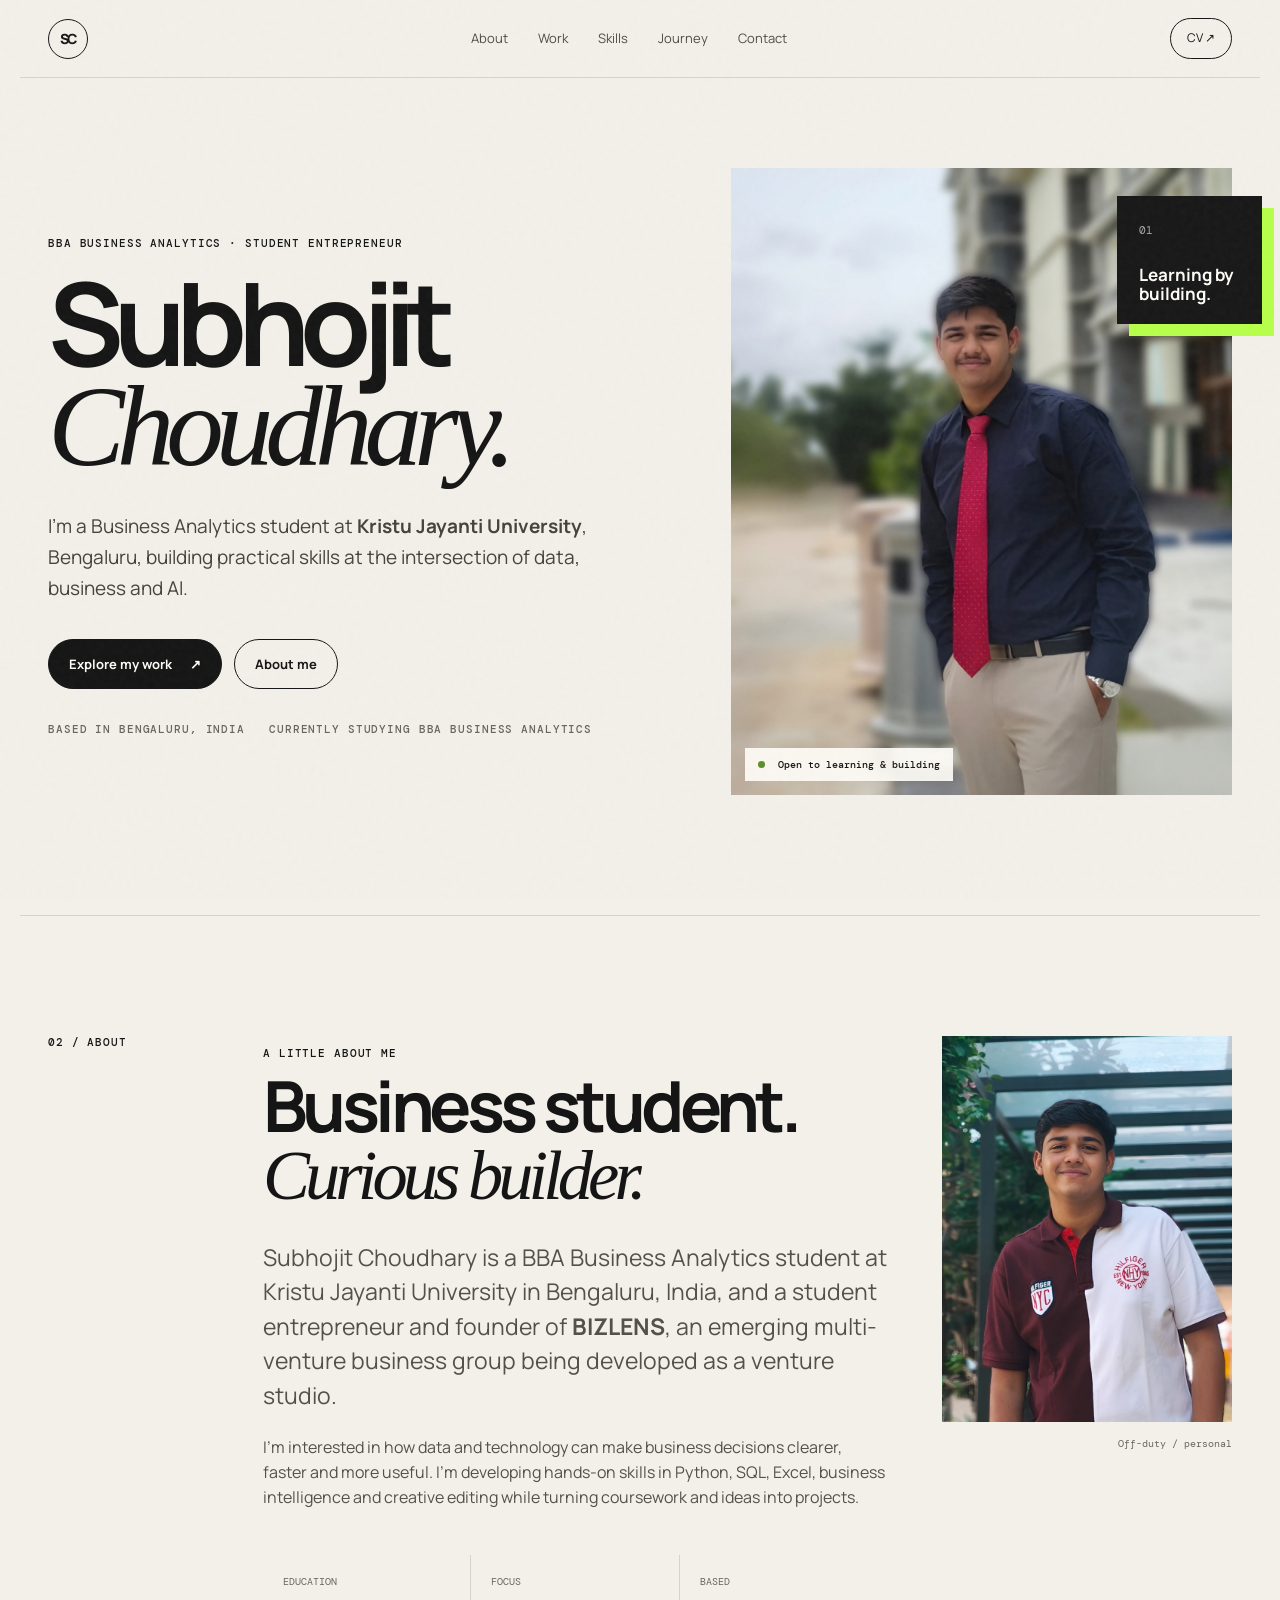
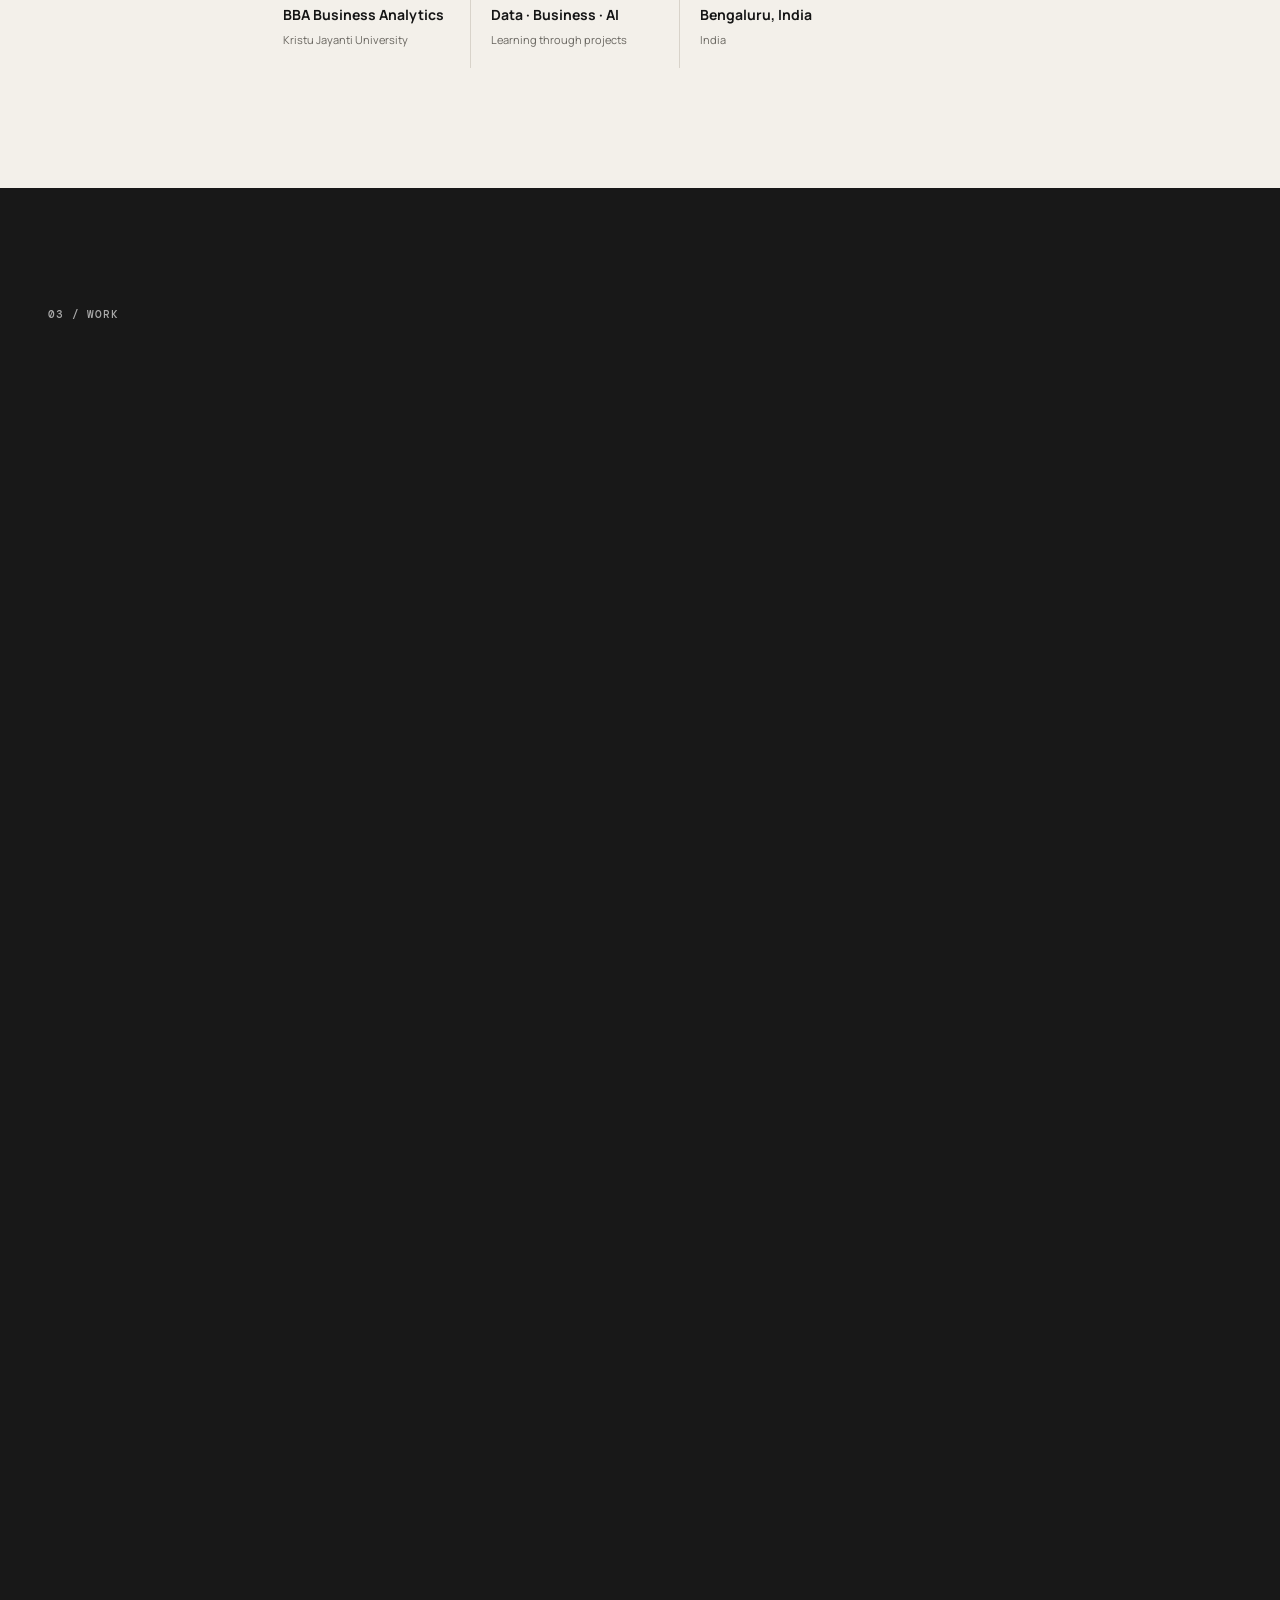
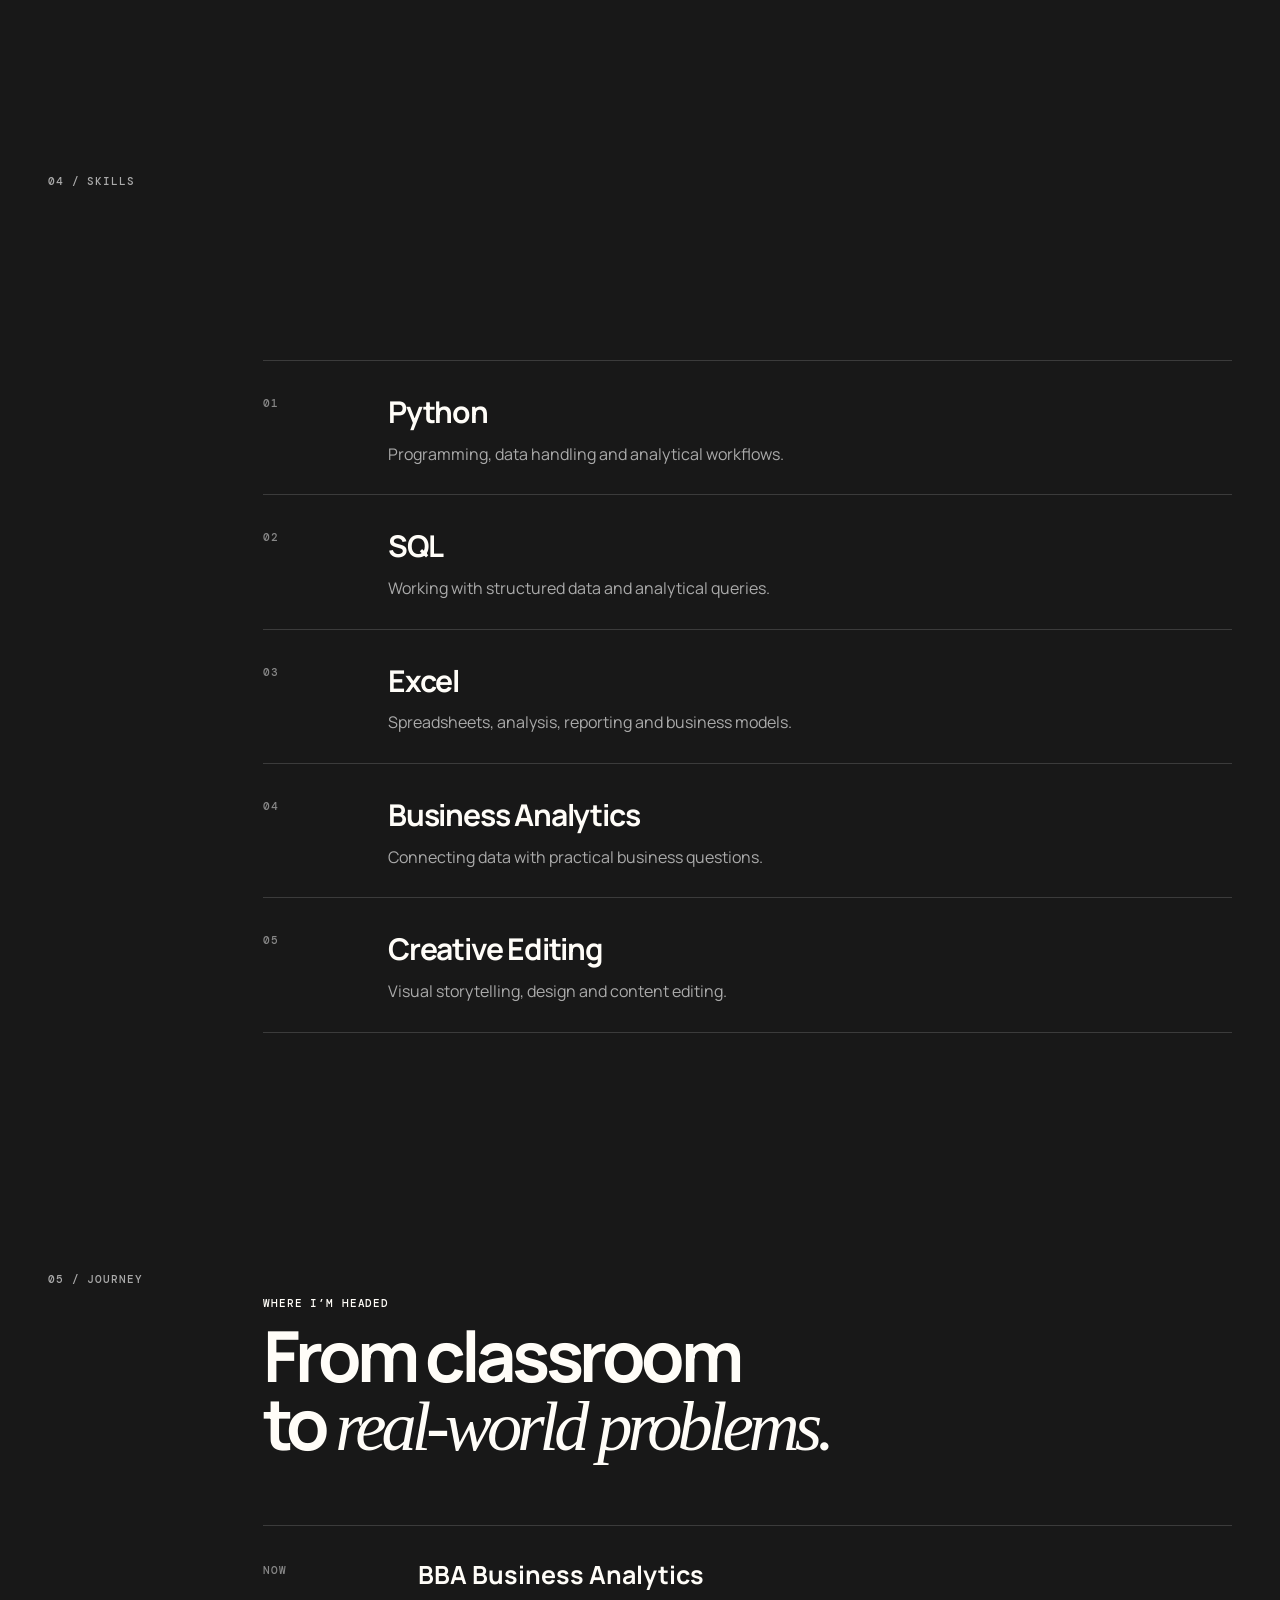
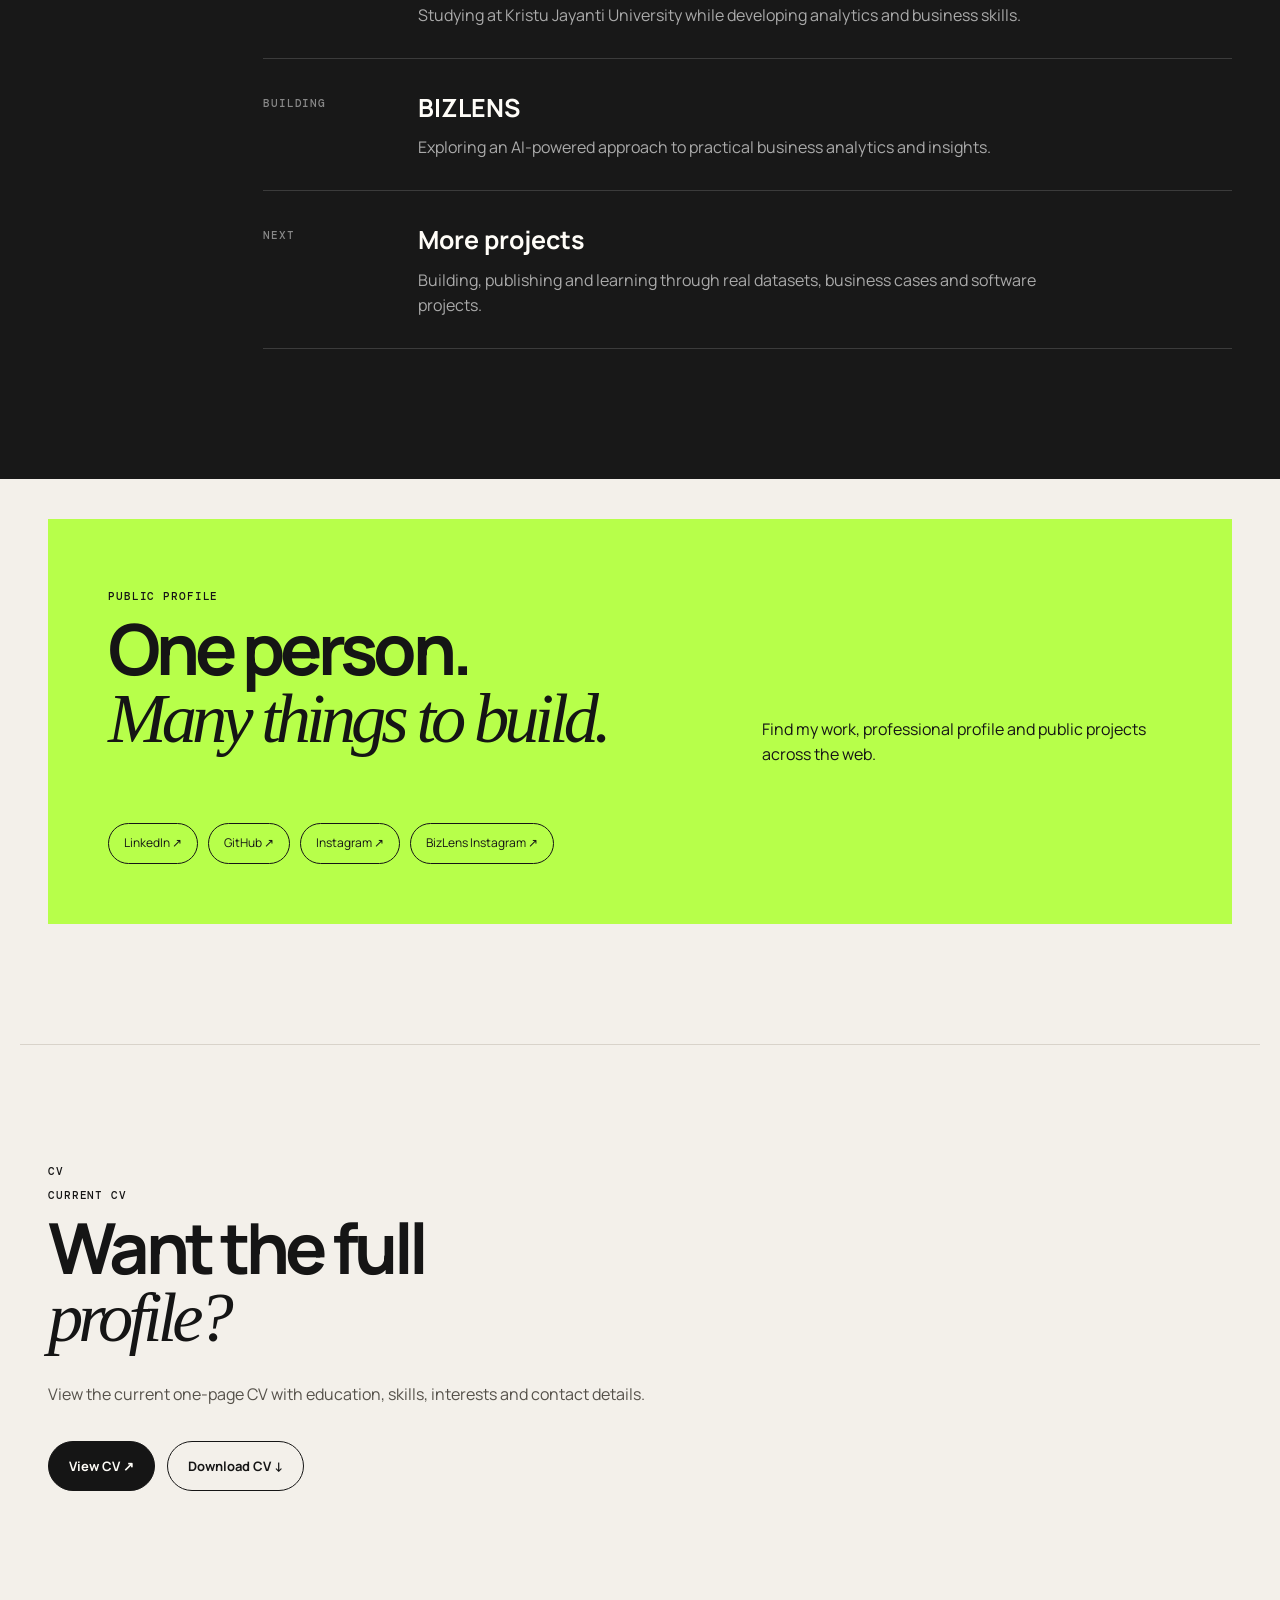
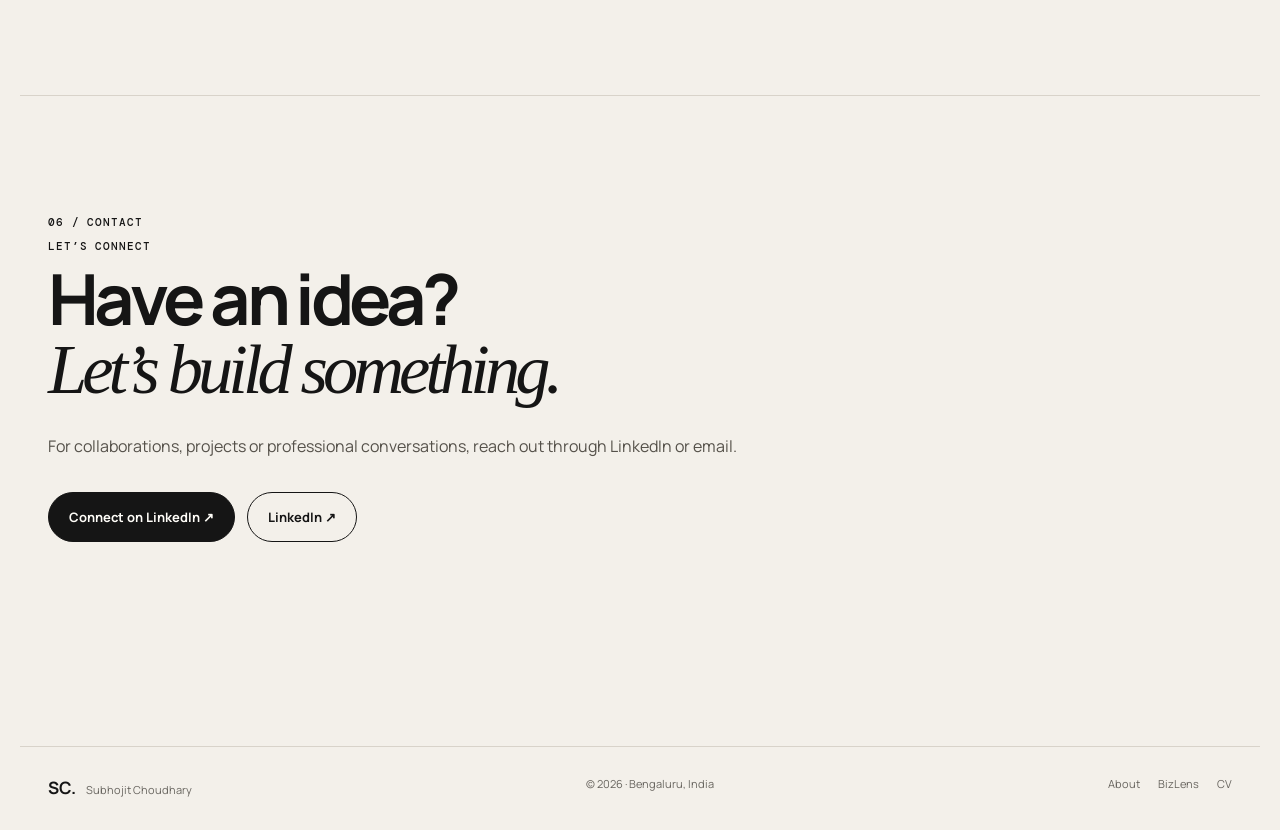
<file: index.html>
<!DOCTYPE html>
<html lang="en">
<head>
  <meta charset="UTF-8">
  <meta name="viewport" content="width=device-width, initial-scale=1.0">
  <title>Subhojit Choudhary — BBA Business Analytics Student & Founder of BIZLENS</title>
  <meta name="description" content="Official website of Subhojit Choudhary, a BBA Business Analytics student at Kristu Jayanti University and founder of BIZLENS, an emerging multi-venture business group based in Bengaluru, India.">
  <meta name="author" content="Subhojit Choudhary">
  <meta name="robots" content="index, follow, max-image-preview:large">
  <link rel="canonical" href="https://subhojitt-biz.github.io/">
  <meta property="og:type" content="profile">
  <meta property="og:title" content="Subhojit Choudhary — Business Analytics Student & Founder of BIZLENS">
  <meta property="og:description" content="BBA Business Analytics student and founder of BIZLENS, an emerging multi-venture business group based in Bengaluru, India.">
  <meta property="og:url" content="https://subhojitt-biz.github.io/">
  <meta property="og:image" content="https://subhojitt-biz.github.io/formall.jpeg">
  <meta name="twitter:card" content="summary_large_image">
  <meta name="twitter:title" content="Subhojit Choudhary">
  <meta name="twitter:description" content="BBA Business Analytics student, student entrepreneur and founder of BizLens.">
  <meta name="twitter:image" content="https://subhojitt-biz.github.io/formall.jpeg">
  <link rel="icon" href="formall.jpeg">
  <link rel="stylesheet" href="style.css">

  <script type="application/ld+json">
  {
    "@context":"https://schema.org",
    "@type":"ProfilePage",
    "@id":"https://subhojitt-biz.github.io/#profile",
    "url":"https://subhojitt-biz.github.io/",
    "dateModified":"2026-11-01",
    "name":"Subhojit Choudhary — BBA Business Analytics Student & Founder",
    "description":"Official profile of Subhojit Choudhary, a BBA Business Analytics student at Kristu Jayanti University, student entrepreneur and founder of BizLens in Bengaluru, India.",
    "mainEntity":{
      "@type":"Person",
      "@id":"https://subhojitt-biz.github.io/#subhojit-choudhary",
      "name":"Subhojit Choudhary",
      "url":"https://subhojitt-biz.github.io/",
      "image":[
        "https://subhojitt-biz.github.io/formall.jpeg",
        "https://subhojitt-biz.github.io/casuall.png"
      ],
      "description":"BBA Business Analytics student and founder of BIZLENS, an emerging multi-venture business group based in Bengaluru, India.",
      "jobTitle":"Student & Founder of BIZLENS",
      "homeLocation":{"@type":"Place","name":"Bengaluru, India"},
      "alumniOf":{"@type":"CollegeOrUniversity","name":"Kristu Jayanti University"},
      "knowsAbout":["Business Analytics","Data Analytics","Artificial Intelligence","Business Intelligence","Python","SQL","Microsoft Excel"],
      "sameAs":[
        "https://www.linkedin.com/in/subhojit-choudhary-4b16a2439/",
        "https://github.com/Subhojitt-biz",
        "https://www.instagram.com/_subhojit12_/"
      ],
      "worksFor":{"@type":"Organization","name":"BIZLENS","url":"https://bizlensv1.github.io/bizlens/"}
    }
  }
  </script>
</head>
<body>
  <div class="noise"></div>
  <header class="nav">
    <a class="brand" href="index.html" aria-label="Subhojit Choudhary home"><span>SC</span></a>
    <nav>
      <a href="#about">About</a>
      <a href="#work">Work</a>
      <a href="#skills">Skills</a>
      <a href="#journey">Journey</a>
      <a href="#contact">Contact</a>
    </nav>
    <a class="nav-cta" href="Subhojit-Choudhary-CV.pdf" target="_blank" rel="noopener">CV ↗</a>
  </header>

  <main>
    <section class="hero section">
      <div class="hero-copy reveal">
        <p class="eyebrow">BBA BUSINESS ANALYTICS · STUDENT ENTREPRENEUR</p>
        <h1>Subhojit<br><em>Choudhary.</em></h1>
        <p class="hero-lede">
          I’m a Business Analytics student at <strong>Kristu Jayanti University</strong>,
          Bengaluru, building practical skills at the intersection of data, business and AI.
        </p>
        <div class="hero-actions">
          <a class="button primary" href="#work">Explore my work <span>↗</span></a>
          <a class="button ghost" href="about.html">About me</a>
        </div>
        <div class="meta-row">
          <span>Based in Bengaluru, India</span>
          <span>Currently studying BBA Business Analytics</span>
        </div>
      </div>

      <div class="hero-visual reveal delay-1">
        <div class="portrait-frame">
          <img src="formall.jpeg" alt="Subhojit Choudhary in formal attire">
          <div class="portrait-tag"><span class="dot"></span> Open to learning & building</div>
        </div>
        <div class="floating-card">
          <span>01</span>
          <strong>Learning by<br>building.</strong>
        </div>
      </div>
    </section>

    <section id="about" class="section split">
      <div class="section-label">02 / ABOUT</div>
      <div class="content reveal">
        <p class="kicker">A little about me</p>
        <h2>Business student.<br><em>Curious builder.</em></h2>
        <p class="large-copy">
          Subhojit Choudhary is a BBA Business Analytics student at Kristu Jayanti University
          in Bengaluru, India, and a student entrepreneur and founder of <strong>BIZLENS</strong>,
          an emerging multi-venture business group being developed as a venture studio.
        </p>
        <p>
          I’m interested in how data and technology can make business decisions clearer,
          faster and more useful. I’m developing hands-on skills in Python, SQL, Excel,
          business intelligence and creative editing while turning coursework and ideas into projects.
        </p>
        <div class="fact-grid">
          <div><span>Education</span><strong>BBA Business Analytics</strong><small>Kristu Jayanti University</small></div>
          <div><span>Focus</span><strong>Data · Business · AI</strong><small>Learning through projects</small></div>
          <div><span>Based</span><strong>Bengaluru, India</strong><small>India</small></div>
        </div>
      </div>
      <div class="about-photo reveal delay-1">
        <img src="casuall.png" alt="Subhojit Choudhary casual portrait">
        <span>Off-duty / personal</span>
      </div>
    </section>

    <section id="work" class="section work-section">
      <div class="section-label">03 / WORK</div>
      <div class="content">
        <div class="section-heading reveal">
          <p class="kicker">Selected work</p>
          <h2>Learning by <em>building.</em></h2>
          <p>Projects are where I turn coursework, curiosity and experimentation into something tangible.</p>
        </div>

        <article class="project featured reveal">
          <div class="project-number">01</div>
          <div class="project-media"><img src="BizLens-logo.jpeg" alt="BizLens logo"></div>
          <div class="project-info">
            <p class="kicker">Venture studio</p>
            <h3>BIZLENS</h3>
            <p class="project-subtitle">Multi-Venture Business Group</p>
            <p>
              BIZLENS is an emerging multi-venture business group being built as a venture studio. Its purpose is to identify opportunities, develop ideas and create, own and grow businesses across different industries.
            </p>
            <div class="tags"><span>Venture Development</span><span>Business Creation</span><span>Brand Building</span><span>Growth</span></div>
            <a class="text-link" href="https://bizlensv1.github.io/bizlens/" target="_blank" rel="noopener">Explore BIZLENS ↗</a>
          </div>
        </article>

        <article class="project reveal">
          <div class="project-number">02</div>
          <div class="project-placeholder"><span>PYTHON</span><span>SQL</span><span>EXCEL</span></div>
          <div class="project-info">
            <p class="kicker">Analytics portfolio</p>
            <h3>Analytics Projects</h3>
            <p class="project-subtitle">Python · SQL · Excel</p>
            <p>
              A growing collection of analysis, dashboards, data-cleaning exercises and
              business problem-solving projects as I continue learning.
            </p>
            <a class="text-link" href="https://github.com/Subhojitt-biz" target="_blank" rel="noopener">View GitHub ↗</a>
          </div>
        </article>
      </div>
    </section>

    <section id="skills" class="section skills-section">
      <div class="section-label">04 / SKILLS</div>
      <div class="content">
        <div class="section-heading reveal">
          <p class="kicker">What I’m learning</p>
          <h2>Tools for <em>thinking & making.</em></h2>
        </div>
        <div class="skills-list">
          <div class="skill reveal"><span>01</span><div><h3>Python</h3><p>Programming, data handling and analytical workflows.</p></div></div>
          <div class="skill reveal"><span>02</span><div><h3>SQL</h3><p>Working with structured data and analytical queries.</p></div></div>
          <div class="skill reveal"><span>03</span><div><h3>Excel</h3><p>Spreadsheets, analysis, reporting and business models.</p></div></div>
          <div class="skill reveal"><span>04</span><div><h3>Business Analytics</h3><p>Connecting data with practical business questions.</p></div></div>
          <div class="skill reveal"><span>05</span><div><h3>Creative Editing</h3><p>Visual storytelling, design and content editing.</p></div></div>
        </div>
      </div>
    </section>

    <section id="journey" class="section journey-section">
      <div class="section-label">05 / JOURNEY</div>
      <div class="content">
        <div class="section-heading reveal">
          <p class="kicker">Where I’m headed</p>
          <h2>From classroom<br>to <em>real-world problems.</em></h2>
        </div>
        <div class="timeline">
          <div class="timeline-item reveal"><span>NOW</span><div><h3>BBA Business Analytics</h3><p>Studying at Kristu Jayanti University while developing analytics and business skills.</p></div></div>
          <div class="timeline-item reveal"><span>BUILDING</span><div><h3>BIZLENS</h3><p>Exploring an AI-powered approach to practical business analytics and insights.</p></div></div>
          <div class="timeline-item reveal"><span>NEXT</span><div><h3>More projects</h3><p>Building, publishing and learning through real datasets, business cases and software projects.</p></div></div>
        </div>
      </div>
    </section>

    <section class="section profile-section">
      <div class="profile-card reveal">
        <div>
          <p class="kicker">Public profile</p>
          <h2>One person.<br><em>Many things to build.</em></h2>
        </div>
        <p>
          Find my work, professional profile and public projects across the web.
        </p>
        <div class="profile-links">
          <a href="https://www.linkedin.com/in/subhojit-choudhary-4b16a2439/" target="_blank" rel="noopener">LinkedIn ↗</a>
          <a href="https://github.com/Subhojitt-biz" target="_blank" rel="noopener">GitHub ↗</a>
          <a href="https://www.instagram.com/_subhojit12_/" target="_blank" rel="noopener">Instagram ↗</a>
          <a href="https://www.instagram.com/bizlens.official/" target="_blank" rel="noopener">BizLens Instagram ↗</a>
        </div>
      </div>
    </section>

    <section class="section contact-section">
<div class="section-label">CV</div>
<div class="content contact-content reveal">
<p class="kicker">Current CV</p>
<h2>Want the full<br><em>profile?</em></h2>
<p>View the current one-page CV with education, skills, interests and contact details.</p>
<div class="hero-actions"><a class="button primary" href="Subhojit-Choudhary-CV.pdf" target="_blank" rel="noopener">View CV ↗</a><a class="button ghost" href="Subhojit-Choudhary-CV.pdf" download>Download CV ↓</a></div>
</div>
</section>

<section id="contact" class="section contact-section">
      <div class="section-label">06 / CONTACT</div>
      <div class="content contact-content reveal">
        <p class="kicker">Let’s connect</p>
        <h2>Have an idea?<br><em>Let’s build something.</em></h2>
        <p>For collaborations, projects or professional conversations, reach out through LinkedIn or email.</p>
        <div class="hero-actions">
          <a class="button primary" href="https://www.linkedin.com/in/subhojit-choudhary-4b16a2439/" target="_blank" rel="noopener">Connect on LinkedIn ↗</a>
          <a class="button ghost" href="https://www.linkedin.com/in/subhojit-choudhary-4b16a2439/" target="_blank" rel="noopener">LinkedIn ↗</a>
        </div>
        
      </div>
    </section>
  </main>

  <footer class="footer">
    <div><strong>SC.</strong><span>Subhojit Choudhary</span></div>
    <span>© <span id="year"></span> · Bengaluru, India</span>
    <div class="footer-links"><a href="about.html">About</a><a href="https://bizlensv1.github.io/bizlens/" target="_blank" rel="noopener">BizLens</a><a href="Subhojit-Choudhary-CV.pdf">CV</a></div>
  </footer>

  <script src="script.js"></script>
</body>
</html>
</file>
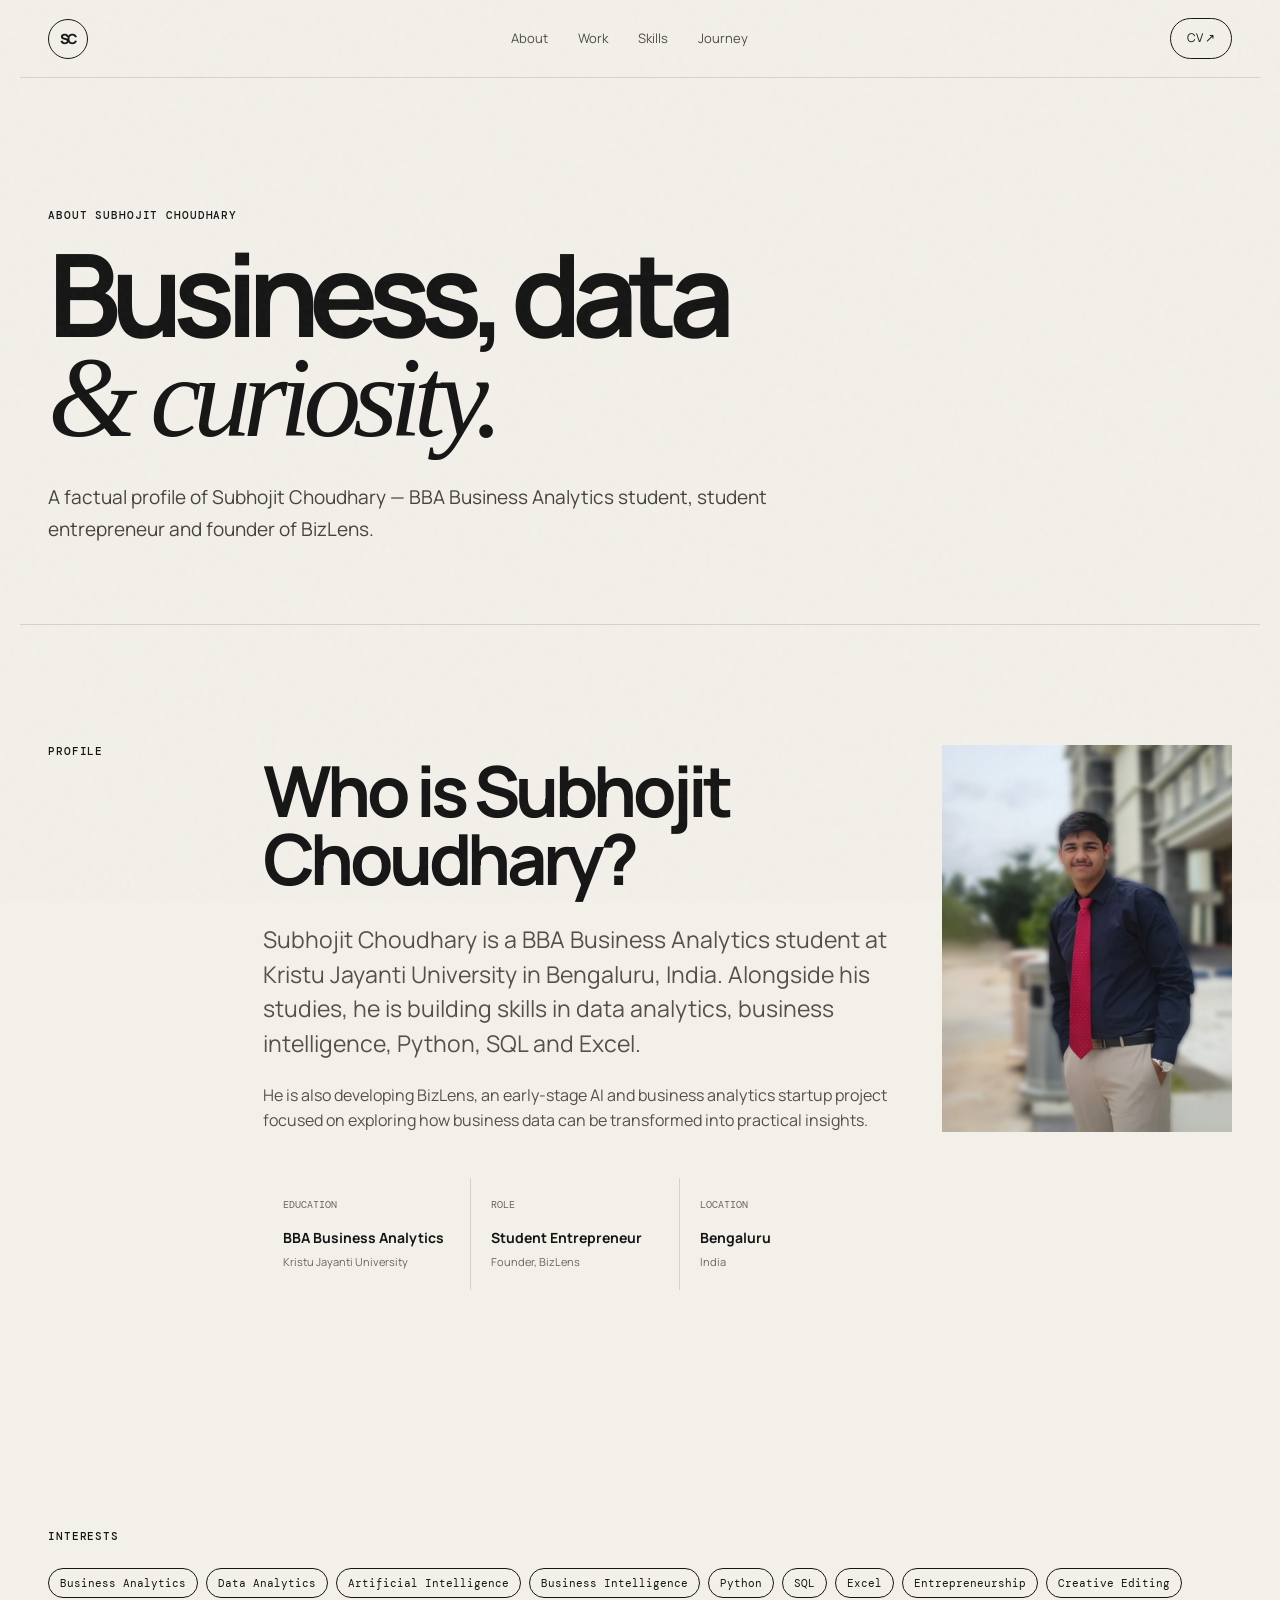
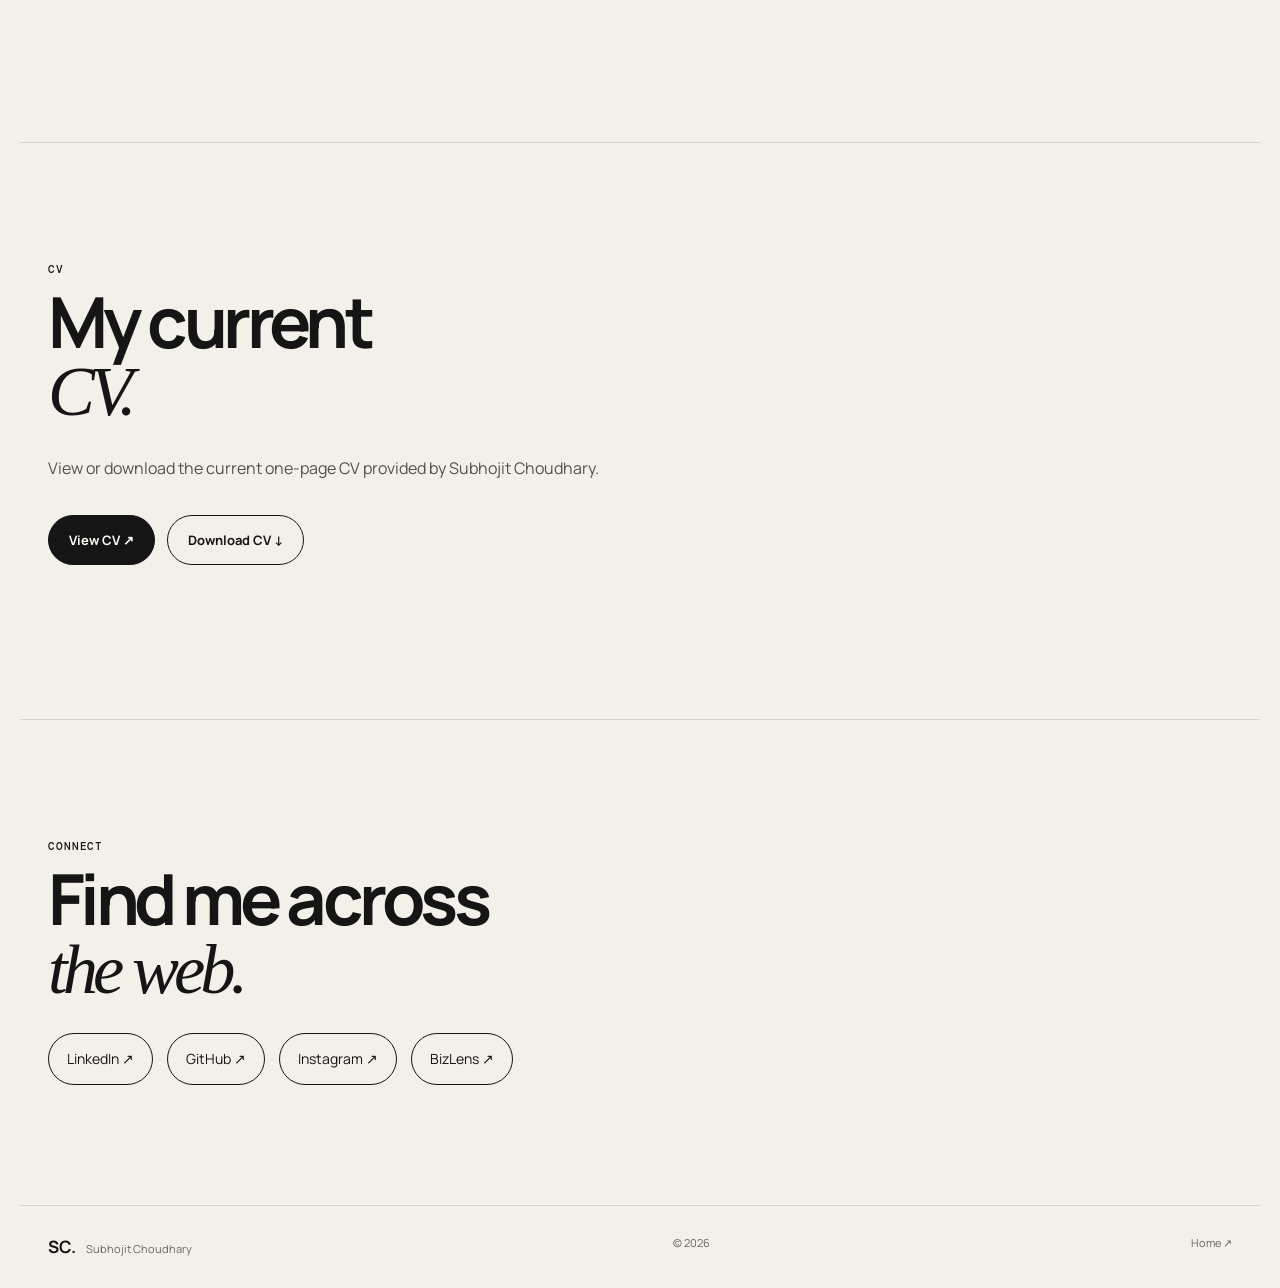
<file: about.html>
<!DOCTYPE html>
<html lang="en">
<head>
<meta charset="UTF-8">
<meta name="viewport" content="width=device-width, initial-scale=1.0">
<title>About Subhojit Choudhary — BBA Business Analytics Student</title>
<meta name="description" content="About Subhojit Choudhary, a BBA Business Analytics student at Kristu Jayanti University, student entrepreneur and founder of BizLens in Bengaluru, India.">
<link rel="canonical" href="https://subhojitt-biz.github.io/about.html">
<meta name="robots" content="index, follow, max-image-preview:large">
<link rel="stylesheet" href="style.css">
<script type="application/ld+json">
{
 "@context":"https://schema.org",
 "@type":"ProfilePage",
 "url":"https://subhojitt-biz.github.io/about.html",
 "dateModified":"2026-09-24",
 "name":"About Subhojit Choudhary",
 "mainEntity":{
   "@type":"Person",
   "@id":"https://subhojitt-biz.github.io/#subhojit-choudhary",
   "name":"Subhojit Choudhary",
   "image":["https://subhojitt-biz.github.io/formall.jpeg","https://subhojitt-biz.github.io/casuall.png"],
   "description":"BBA Business Analytics student, student entrepreneur and founder of BizLens based in Bengaluru, India.",
   "jobTitle":"Student Entrepreneur & Founder of BizLens",
   "alumniOf":{"@type":"CollegeOrUniversity","name":"Kristu Jayanti University"},
   "sameAs":[
     "https://www.linkedin.com/in/subhojit-choudhary-4b16a2439/",
     "https://github.com/Subhojitt-biz",
     "https://www.instagram.com/_subhojit12_/"
   ]
 }
}
</script>
</head>
<body>
<div class="noise"></div>
<header class="nav">
<a class="brand" href="index.html"><span>SC</span></a>
<nav><a href="index.html#about">About</a><a href="index.html#work">Work</a><a href="index.html#skills">Skills</a><a href="index.html#journey">Journey</a></nav>
<a class="nav-cta" href="Subhojit-Choudhary-CV.pdf">CV ↗</a>
</header>
<main>
<section class="inner-hero section">
<p class="eyebrow">ABOUT SUBHOJIT CHOUDHARY</p>
<h1>Business, data<br><em>& curiosity.</em></h1>
<p class="hero-lede">A factual profile of Subhojit Choudhary — BBA Business Analytics student, student entrepreneur and founder of BizLens.</p>
</section>
<section class="section split">
<div class="section-label">PROFILE</div>
<div class="content">
<h2>Who is Subhojit Choudhary?</h2>
<p class="large-copy">Subhojit Choudhary is a BBA Business Analytics student at Kristu Jayanti University in Bengaluru, India. Alongside his studies, he is building skills in data analytics, business intelligence, Python, SQL and Excel.</p>
<p>He is also developing BizLens, an early-stage AI and business analytics startup project focused on exploring how business data can be transformed into practical insights.</p>
<div class="fact-grid">
<div><span>Education</span><strong>BBA Business Analytics</strong><small>Kristu Jayanti University</small></div>
<div><span>Role</span><strong>Student Entrepreneur</strong><small>Founder, BizLens</small></div>
<div><span>Location</span><strong>Bengaluru</strong><small>India</small></div>
</div>
</div>
<div class="about-photo"><img src="formall.jpeg" alt="Subhojit Choudhary"></div>
</section>
<section class="section">
<div class="section-label">INTERESTS</div>
<div class="content">
<div class="tag-cloud"><span>Business Analytics</span><span>Data Analytics</span><span>Artificial Intelligence</span><span>Business Intelligence</span><span>Python</span><span>SQL</span><span>Excel</span><span>Entrepreneurship</span><span>Creative Editing</span></div>
</div>
</section>
<section class="section contact-section">
<div class="section-label">CV</div>
<div class="content">
<h2>My current<br><em>CV.</em></h2>
<p>View or download the current one-page CV provided by Subhojit Choudhary.</p>
<div class="hero-actions"><a class="button primary" href="Subhojit-Choudhary-CV.pdf" target="_blank" rel="noopener">View CV ↗</a><a class="button ghost" href="Subhojit-Choudhary-CV.pdf" download>Download CV ↓</a></div>
</div>
</section>
<section class="section contact-section">
<div class="section-label">CONNECT</div>
<div class="content">
<h2>Find me across<br><em>the web.</em></h2>
<div class="profile-links big-links">
<a href="https://www.linkedin.com/in/subhojit-choudhary-4b16a2439/" target="_blank" rel="noopener">LinkedIn ↗</a>
<a href="https://github.com/Subhojitt-biz" target="_blank" rel="noopener">GitHub ↗</a>
<a href="https://www.instagram.com/_subhojit12_/" target="_blank" rel="noopener">Instagram ↗</a>
<a href="bizlens.html">BizLens ↗</a>
</div>
</div>
</section>
</main>
<footer class="footer"><div><strong>SC.</strong><span>Subhojit Choudhary</span></div><span>© <span id="year"></span></span><a href="index.html">Home ↗</a></footer>
<script src="script.js"></script>
</body>
</html>
</file>
<file: style.css>
@import url('https://fonts.googleapis.com/css2?family=DM+Mono:wght@400;500&family=Manrope:wght@400;500;600;700;800&display=swap');

:root{
  --bg:#f3f0ea;--ink:#151515;--muted:#68655f;--line:#d8d3ca;
  --accent:#b7ff4a;--dark:#181818;--white:#fffdf8;--max:1240px;
}
*{box-sizing:border-box}html{scroll-behavior:smooth}body{margin:0;background:var(--bg);color:var(--ink);font-family:Manrope,Arial,sans-serif;line-height:1.55}.noise{position:fixed;inset:0;pointer-events:none;opacity:.035;z-index:20;background-image:url("data:image/svg+xml,%3Csvg viewBox='0 0 180 180' xmlns='http://www.w3.org/2000/svg'%3E%3Cfilter id='n'%3E%3CfeTurbulence type='fractalNoise' baseFrequency='.9' numOctaves='3' stitchTiles='stitch'/%3E%3C/filter%3E%3Crect width='100%25' height='100%25' filter='url(%23n)'/%3E%3C/svg%3E")}
a{color:inherit;text-decoration:none}.nav{height:78px;display:flex;align-items:center;justify-content:space-between;max-width:var(--max);margin:auto;padding:0 28px;border-bottom:1px solid var(--line);position:relative;z-index:10}.brand{font-weight:800;font-size:22px;letter-spacing:-.08em}.brand span{display:inline-flex;width:40px;height:40px;border:1px solid var(--ink);align-items:center;justify-content:center;border-radius:50%;font-size:14px;letter-spacing:-.08em}.nav nav{display:flex;gap:30px;font-size:13px;color:#4e4c47}.nav nav a:hover,.footer a:hover{color:#000;text-decoration:underline;text-underline-offset:4px}.nav-cta{border:1px solid var(--ink);padding:10px 16px;border-radius:100px;font-size:12px}.section{max-width:var(--max);margin:auto;padding:120px 28px}.hero{min-height:calc(100vh - 78px);display:grid;grid-template-columns:1.1fr .9fr;gap:70px;align-items:center;padding-top:90px}.eyebrow,.kicker,.section-label,.project-number,.meta-row,.skill>span,.timeline-item>span{font:500 11px/1.2 "DM Mono",monospace;letter-spacing:.08em;text-transform:uppercase}.hero h1,.inner-hero h1{font-size:clamp(64px,9vw,132px);line-height:.86;letter-spacing:-.085em;margin:22px 0 35px;font-weight:700}.hero h1 em,.inner-hero h1 em,h2 em{font-family:Georgia,serif;font-weight:400;letter-spacing:-.07em}.hero-lede{font-size:19px;line-height:1.65;max-width:660px;color:#45423d}.hero-actions{display:flex;gap:12px;margin:34px 0}.button{display:inline-flex;align-items:center;gap:18px;padding:14px 20px;border-radius:100px;border:1px solid var(--ink);font-size:13px;font-weight:700}.button.primary{background:var(--ink);color:var(--white)}.button.primary:hover{transform:translateY(-2px)}.button.ghost{background:transparent}.meta-row{display:flex;gap:24px;color:var(--muted);flex-wrap:wrap}.hero-visual{position:relative;max-width:520px;justify-self:end}.portrait-frame{aspect-ratio:4/5;background:#ddd8cf;position:relative;overflow:hidden}.portrait-frame img,.about-photo img{width:100%;height:100%;object-fit:cover;display:block}.portrait-tag{position:absolute;left:14px;bottom:14px;background:rgba(255,253,248,.92);padding:10px 13px;font:500 10px "DM Mono",monospace}.dot{display:inline-block;width:7px;height:7px;background:#5c8f2b;border-radius:50%;margin-right:7px}.floating-card{position:absolute;right:-30px;top:28px;background:var(--dark);color:var(--white);padding:20px 22px;width:145px;box-shadow:12px 12px 0 var(--accent)}.floating-card span{font:11px "DM Mono";color:#aaa}.floating-card strong{display:block;margin-top:24px;font-size:17px;line-height:1.15}.split{display:grid;grid-template-columns:160px minmax(0,1fr) 290px;gap:55px;border-top:1px solid var(--line)}.content{min-width:0}.content h2,.section-heading h2,.contact-content h2,.profile-card h2{font-size:clamp(45px,5.5vw,78px);line-height:.96;letter-spacing:-.065em;margin:12px 0 30px}.large-copy{font-size:23px;line-height:1.5;max-width:780px}.content>p:not(.kicker){max-width:760px;color:#55514a}.fact-grid{display:grid;grid-template-columns:repeat(3,1fr);gap:1px;background:var(--line);margin-top:45px}.fact-grid>div{background:var(--bg);padding:20px}.fact-grid span{display:block;font:10px "DM Mono";text-transform:uppercase;color:var(--muted);margin-bottom:16px}.fact-grid strong{display:block;font-size:14px}.fact-grid small{display:block;margin-top:5px;color:var(--muted);font-size:11px}.about-photo{aspect-ratio:3/4;position:relative}.about-photo span{position:absolute;bottom:-28px;right:0;font:10px "DM Mono";color:var(--muted)}.work-section,.skills-section,.journey-section{background:var(--dark);color:var(--white);max-width:none;padding-left:max(28px,calc((100vw - var(--max))/2 + 28px));padding-right:max(28px,calc((100vw - var(--max))/2 + 28px))}.work-section .section-label,.skills-section .section-label,.journey-section .section-label{color:#aaa}.work-section .content,.skills-section .content,.journey-section .content{max-width:var(--max);margin-left:215px}.section-heading{max-width:780px;margin-bottom:65px}.section-heading p:last-child{color:#aaa;max-width:560px}.project{display:grid;grid-template-columns:50px 1fr 1fr;gap:35px;padding:55px 0;border-top:1px solid #3b3b3b}.project-media{background:#242424;min-height:330px;display:flex;align-items:center;justify-content:center;overflow:hidden}.project-media img{width:72%;max-height:75%;object-fit:contain}.project-number{color:#888}.project-info h3{font-size:50px;letter-spacing:-.06em;margin:6px 0}.project-subtitle{font:12px "DM Mono";text-transform:uppercase;color:#aaa}.project-info>p:not(.kicker):not(.project-subtitle){color:#aaa;max-width:500px}.tags,.tag-cloud{display:flex;flex-wrap:wrap;gap:8px;margin:24px 0}.tags span,.tag-cloud span{border:1px solid #444;border-radius:100px;padding:7px 11px;font:10px "DM Mono";color:#ccc}.text-link{display:inline-block;margin-top:15px;border-bottom:1px solid #777;padding-bottom:5px;font-size:13px}.project-placeholder{min-height:330px;background:linear-gradient(135deg,#232323,#101010);display:flex;align-items:center;justify-content:center;gap:12px;flex-wrap:wrap;padding:30px}.project-placeholder span{font:12px "DM Mono";border:1px solid #444;padding:12px;color:#aaa}.skills-list{border-top:1px solid #3b3b3b}.skill{display:grid;grid-template-columns:100px 1fr;gap:25px;padding:28px 0;border-bottom:1px solid #3b3b3b}.skill>span{color:#888;padding-top:8px}.skill h3{font-size:30px;letter-spacing:-.04em;margin:0 0 6px}.skill p{margin:0;color:#aaa}.journey-section{padding-bottom:130px}.timeline{border-top:1px solid #3b3b3b}.timeline-item{display:grid;grid-template-columns:120px 1fr;gap:35px;padding:30px 0;border-bottom:1px solid #3b3b3b}.timeline-item>span{color:#888;padding-top:8px}.timeline-item h3{margin:0;font-size:25px}.timeline-item p{color:#aaa;max-width:650px;margin:8px 0 0}.profile-section{padding-top:40px}.profile-card{background:var(--accent);padding:60px;display:grid;grid-template-columns:1.2fr .8fr;gap:40px;align-items:end}.profile-card p{max-width:450px}.profile-links{display:flex;gap:10px;flex-wrap:wrap}.profile-links a{border:1px solid currentColor;border-radius:100px;padding:10px 15px;font-size:12px}.contact-section{border-top:1px solid var(--line)}.contact-content{padding-bottom:50px}.email-note{display:block;color:var(--muted);margin-top:12px;font:10px "DM Mono"}.inner-hero{padding-bottom:60px}.inner-hero .hero-lede{max-width:720px}.bizlens-mark{width:120px;height:120px;background:#191919;display:flex;align-items:center;justify-content:center;margin-bottom:40px}.bizlens-mark img{max-width:80%;max-height:80%;object-fit:contain}.big-links{gap:14px}.big-links a{font-size:14px;padding:14px 18px}.tag-cloud span{color:var(--ink);border-color:var(--ink);font-size:11px}.footer{max-width:var(--max);margin:auto;border-top:1px solid var(--line);padding:28px;display:flex;justify-content:space-between;gap:20px;font-size:11px;color:var(--muted)}.footer strong{color:var(--ink);font-size:17px;margin-right:10px}.footer-links{display:flex;gap:18px}.reveal{opacity:0;transform:translateY(18px);transition:opacity .7s ease,transform .7s ease}.reveal.visible{opacity:1;transform:none}.delay-1{transition-delay:.12s}

@media(max-width:900px){
.nav nav{display:none}.hero{grid-template-columns:1fr;padding-top:70px}.hero-visual{justify-self:stretch;max-width:520px}.split{grid-template-columns:1fr}.section-label{margin-bottom:25px}.about-photo{max-width:350px}.work-section,.skills-section,.journey-section{padding-left:28px;padding-right:28px}.work-section .content,.skills-section .content,.journey-section .content{margin-left:0}.profile-card{grid-template-columns:1fr;padding:38px}.project{grid-template-columns:35px 1fr}.project-media{grid-column:2;min-height:280px}.project-info{grid-column:2}.fact-grid{grid-template-columns:1fr}.footer{flex-wrap:wrap}
}
@media(max-width:560px){
.nav{padding:0 18px}.section{padding:85px 18px}.hero h1,.inner-hero h1{font-size:64px}.hero-lede{font-size:17px}.floating-card{right:8px;top:18px;transform:scale(.88);transform-origin:top right}.project{grid-template-columns:1fr}.project-number,.project-media,.project-info{grid-column:auto}.project-media{min-height:240px}.project-info h3{font-size:40px}.skill{grid-template-columns:55px 1fr}.footer{padding:24px 18px}.footer-links{width:100%}
}
</file>
